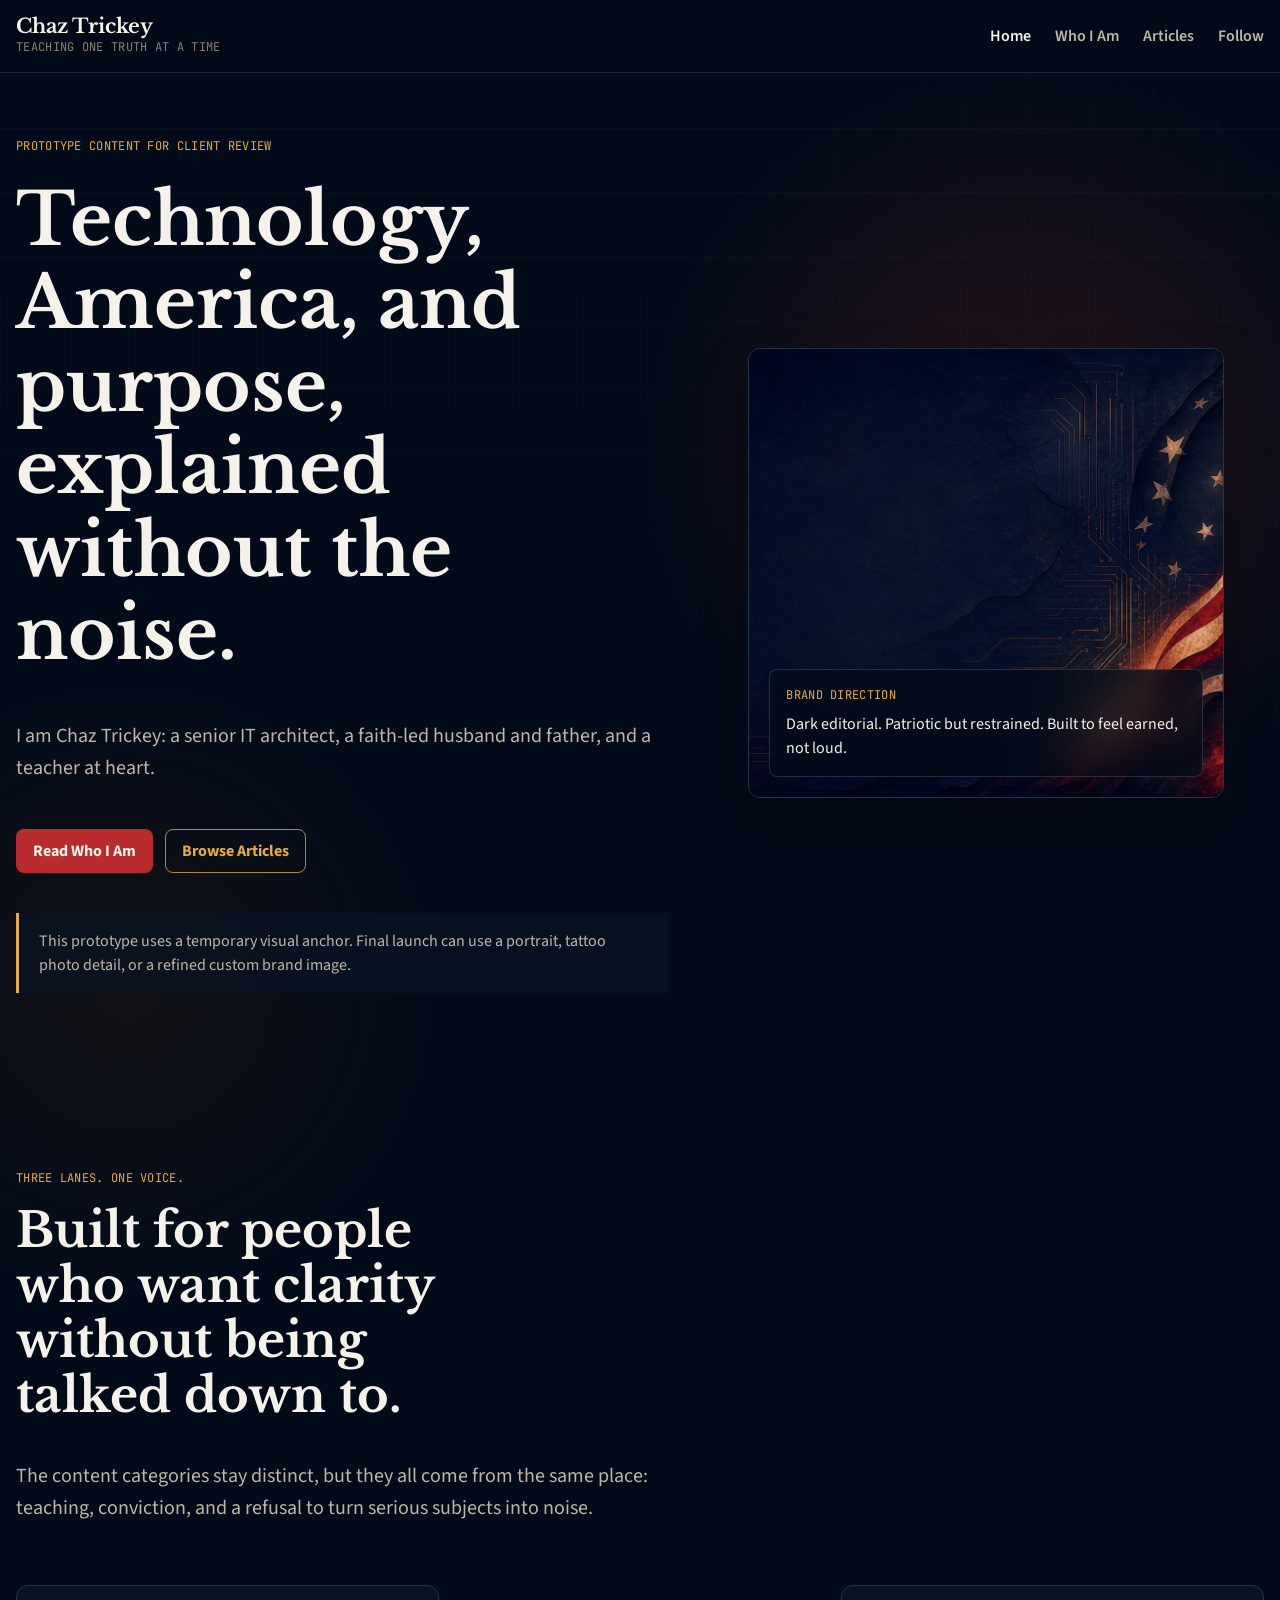
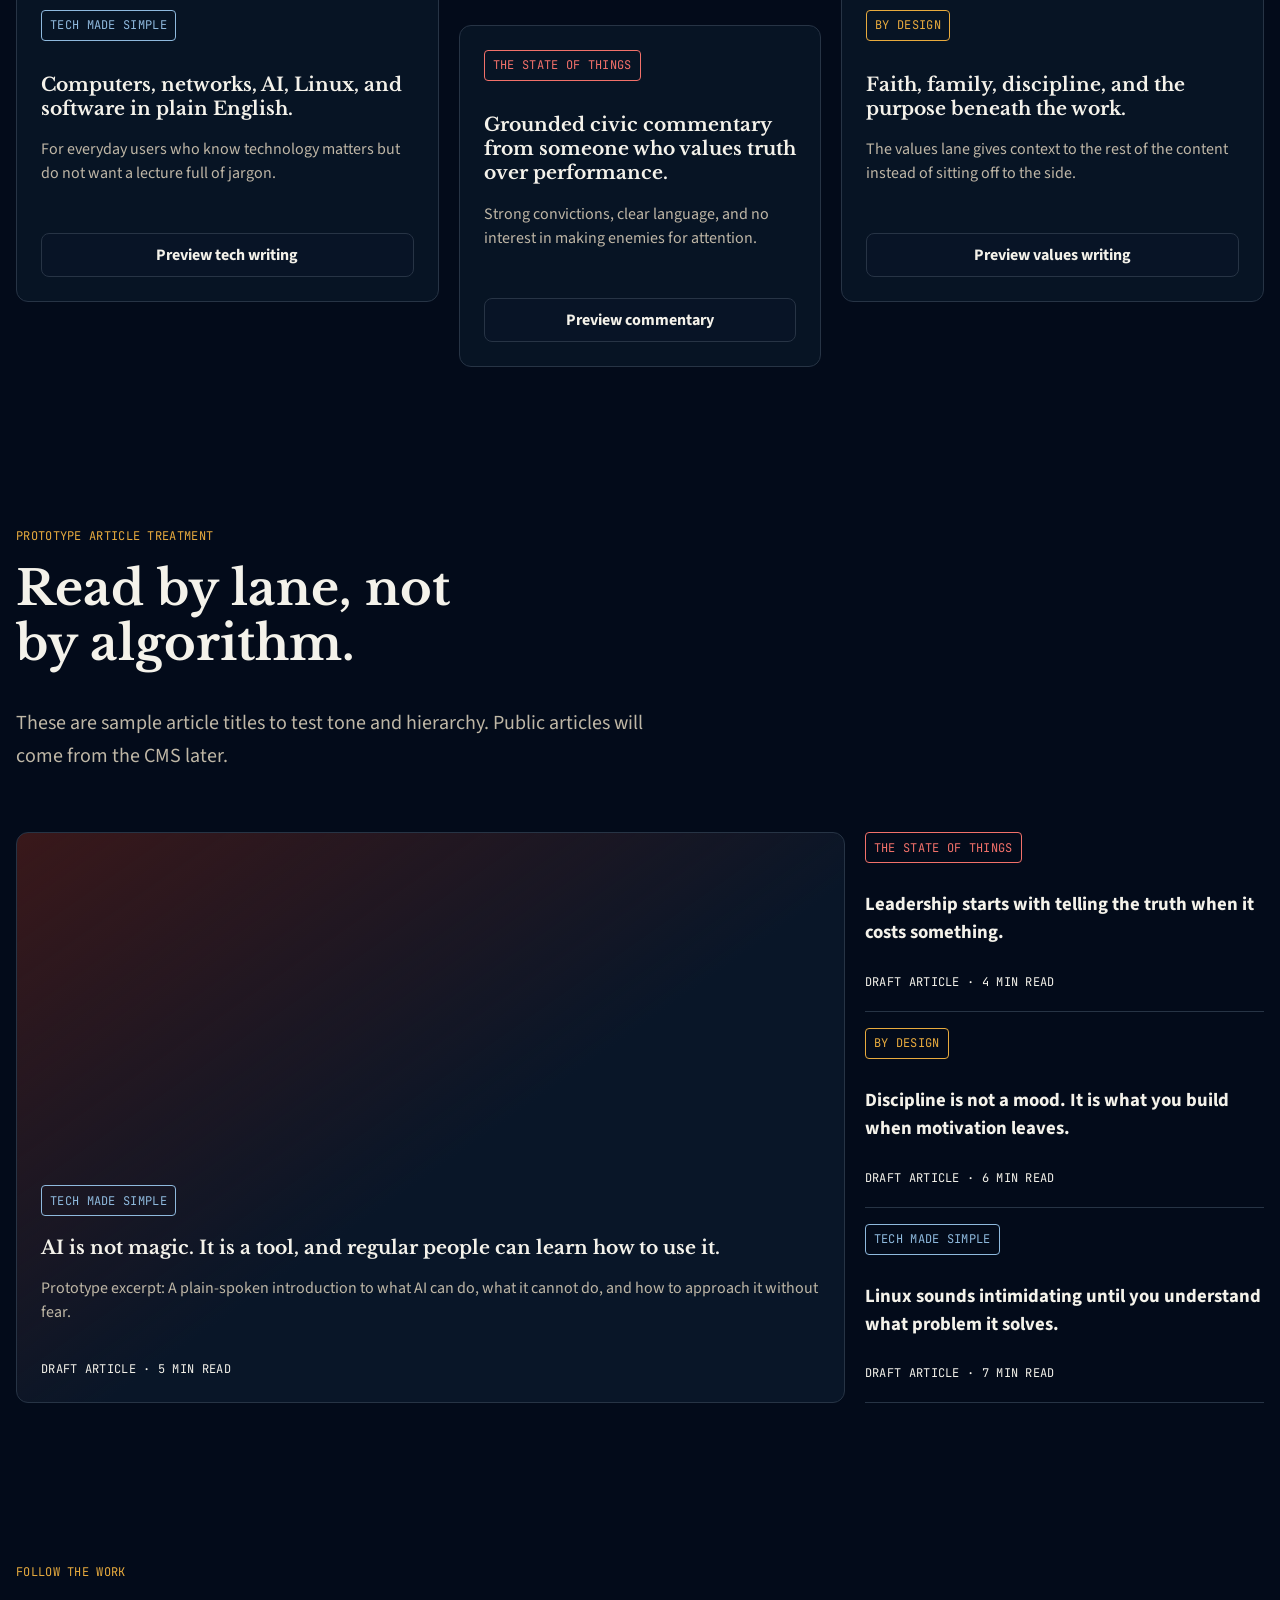
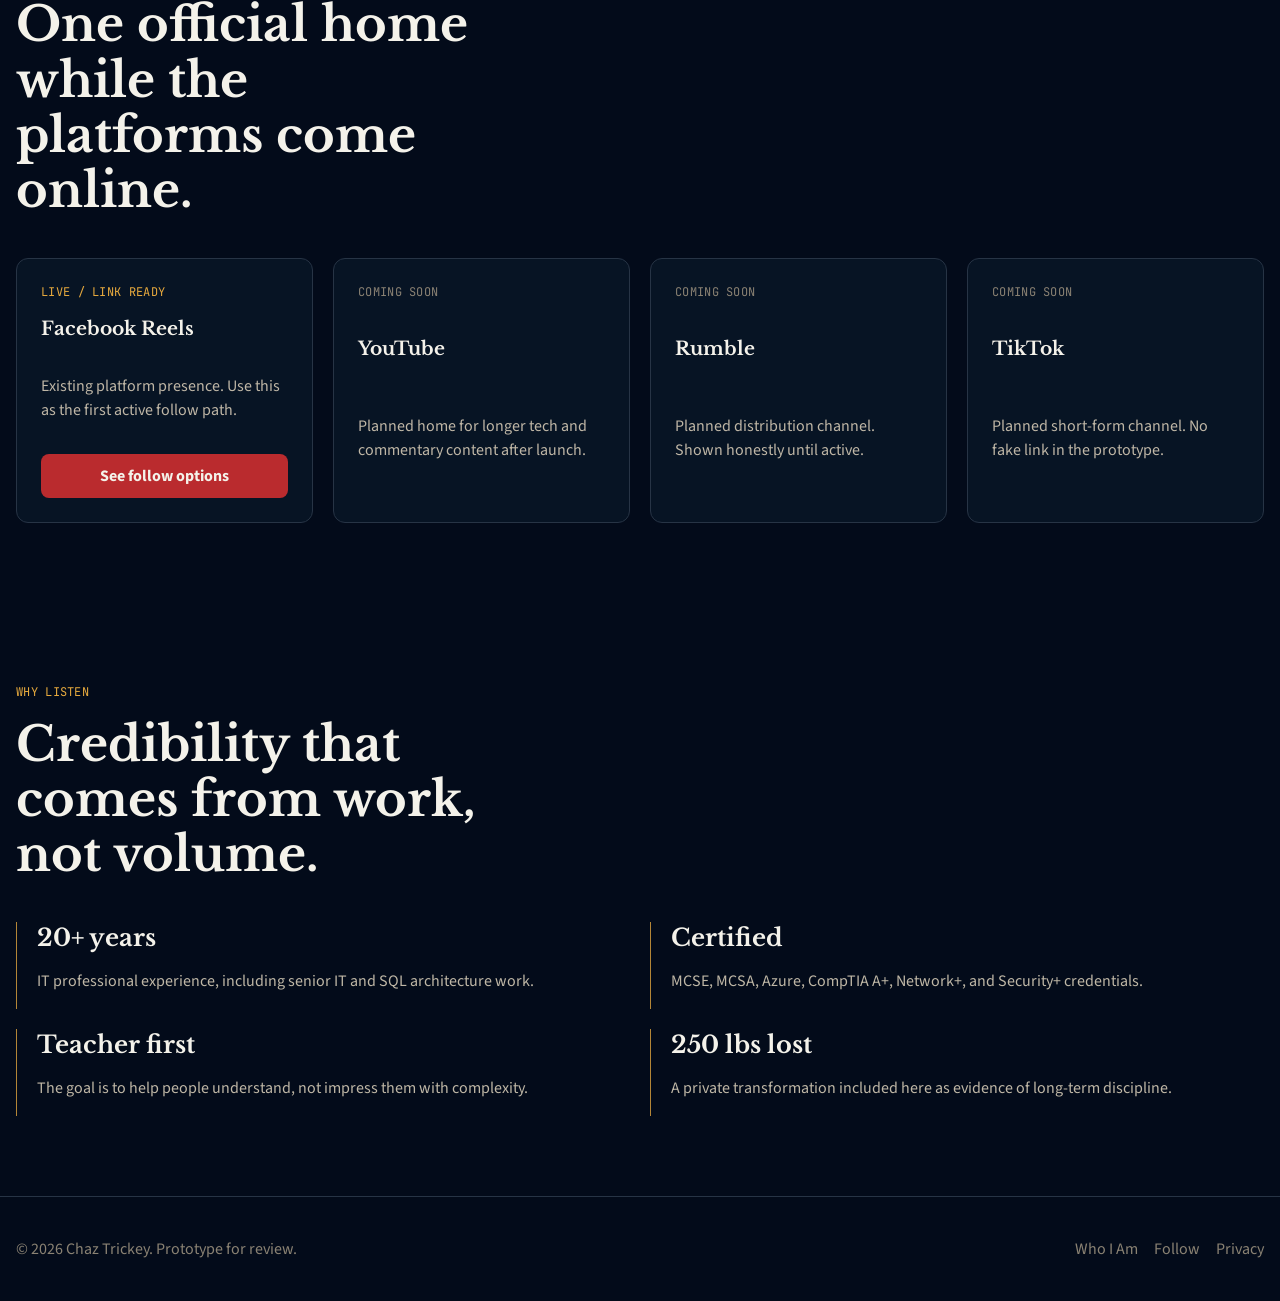
<file: projects/chaztrickey-com/prototype/index.html>
<!doctype html>
<html lang="en">
  <head>
    <meta charset="utf-8">
    <meta name="viewport" content="width=device-width, initial-scale=1">
    <title>Chaz Trickey | Technology, America, and Purpose</title>
    <meta name="description" content="Static prototype for chaztrickey.com: tech education, grounded civic commentary, and faith-led family perspective.">
    <link rel="stylesheet" href="styles.css">
  </head>
  <body>
    <div class="site-shell">
      <header class="site-header">
        <div class="nav-inner">
          <a class="brand" href="index.html" aria-label="Chaz Trickey home">
            <span class="brand-name">Chaz Trickey</span>
            <span class="brand-kicker">Teaching one truth at a time</span>
          </a>
          <nav class="nav-links" aria-label="Primary navigation">
            <a href="index.html" aria-current="page">Home</a>
            <a href="who-i-am.html">Who I Am</a>
            <a href="#articles">Articles</a>
            <a href="follow.html">Follow</a>
          </nav>
          <button class="menu-button" type="button" aria-label="Open menu" aria-expanded="false" data-menu-button>Menu</button>
        </div>
        <nav class="mobile-panel" aria-label="Mobile navigation" data-mobile-panel>
          <a href="index.html" aria-current="page">Home</a>
          <a href="who-i-am.html">Who I Am</a>
          <a href="#articles">Articles</a>
          <a href="follow.html">Follow</a>
        </nav>
      </header>

      <main>
        <section class="section section-wide hero">
          <div class="hero-copy reveal">
            <span class="eyebrow">Prototype content for client review</span>
            <h1>Technology, America, and purpose, explained without the noise.</h1>
            <p class="hero-lede">I am Chaz Trickey: a senior IT architect, a faith-led husband and father, and a teacher at heart.</p>
            <div class="hero-actions">
              <a class="button button-primary" href="who-i-am.html">Read Who I Am</a>
              <a class="button button-secondary" href="#articles">Browse Articles</a>
            </div>
            <p class="prototype-note">This prototype uses a temporary visual anchor. Final launch can use a portrait, tattoo photo detail, or a refined custom brand image.</p>
          </div>
          <figure class="hero-art reveal">
            <img src="assets/brand-anchor.png" alt="Abstract dark editorial brand artwork with refined crimson and amber patriotic energy">
            <figcaption class="hero-art-caption">
              <span class="eyebrow">Brand direction</span>
              <span>Dark editorial. Patriotic but restrained. Built to feel earned, not loud.</span>
            </figcaption>
          </figure>
        </section>

        <section class="section section-wide reveal" aria-labelledby="lanes-title">
          <div class="section-header">
            <span class="eyebrow">Three lanes. One voice.</span>
            <h2 class="section-heading" id="lanes-title">Built for people who want clarity without being talked down to.</h2>
            <p class="section-lede">The content categories stay distinct, but they all come from the same place: teaching, conviction, and a refusal to turn serious subjects into noise.</p>
          </div>
          <div class="lanes">
            <article class="card lane-card">
              <span class="tag tag-blue">Tech Made Simple</span>
              <div>
                <h3>Computers, networks, AI, Linux, and software in plain English.</h3>
                <p>For everyday users who know technology matters but do not want a lecture full of jargon.</p>
              </div>
              <a class="button button-ghost" href="#articles">Preview tech writing</a>
            </article>
            <article class="card lane-card">
              <span class="tag tag-red">The State of Things</span>
              <div>
                <h3>Grounded civic commentary from someone who values truth over performance.</h3>
                <p>Strong convictions, clear language, and no interest in making enemies for attention.</p>
              </div>
              <a class="button button-ghost" href="#articles">Preview commentary</a>
            </article>
            <article class="card lane-card">
              <span class="tag">By Design</span>
              <div>
                <h3>Faith, family, discipline, and the purpose beneath the work.</h3>
                <p>The values lane gives context to the rest of the content instead of sitting off to the side.</p>
              </div>
              <a class="button button-ghost" href="#articles">Preview values writing</a>
            </article>
          </div>
        </section>

        <section class="section reveal" id="articles" aria-labelledby="articles-title">
          <div class="section-header">
            <span class="eyebrow">Prototype article treatment</span>
            <h2 class="section-heading" id="articles-title">Read by lane, not by algorithm.</h2>
            <p class="section-lede">These are sample article titles to test tone and hierarchy. Public articles will come from the CMS later.</p>
          </div>
          <div class="article-layout">
            <article class="card featured-article">
              <span class="tag tag-blue">Tech Made Simple</span>
              <div>
                <h3>AI is not magic. It is a tool, and regular people can learn how to use it.</h3>
                <p>Prototype excerpt: A plain-spoken introduction to what AI can do, what it cannot do, and how to approach it without fear.</p>
              </div>
              <span class="meta">Draft article · 5 min read</span>
            </article>
            <div class="article-list" aria-label="Recent prototype articles">
              <article class="article-row">
                <span class="tag tag-red">The State of Things</span>
                <h3>Leadership starts with telling the truth when it costs something.</h3>
                <span class="meta">Draft article · 4 min read</span>
              </article>
              <article class="article-row">
                <span class="tag">By Design</span>
                <h3>Discipline is not a mood. It is what you build when motivation leaves.</h3>
                <span class="meta">Draft article · 6 min read</span>
              </article>
              <article class="article-row">
                <span class="tag tag-blue">Tech Made Simple</span>
                <h3>Linux sounds intimidating until you understand what problem it solves.</h3>
                <span class="meta">Draft article · 7 min read</span>
              </article>
            </div>
          </div>
        </section>

        <section class="section section-wide reveal" aria-labelledby="platforms-title">
          <div class="section-header">
            <span class="eyebrow">Follow the work</span>
            <h2 class="section-heading" id="platforms-title">One official home while the platforms come online.</h2>
          </div>
          <div class="platform-grid">
            <article class="card platform-card">
              <span class="status status-live">Live / link ready</span>
              <h3>Facebook Reels</h3>
              <p>Existing platform presence. Use this as the first active follow path.</p>
              <a class="button button-primary" href="follow.html">See follow options</a>
            </article>
            <article class="card platform-card">
              <span class="status">Coming soon</span>
              <h3>YouTube</h3>
              <p>Planned home for longer tech and commentary content after launch.</p>
            </article>
            <article class="card platform-card">
              <span class="status">Coming soon</span>
              <h3>Rumble</h3>
              <p>Planned distribution channel. Shown honestly until active.</p>
            </article>
            <article class="card platform-card">
              <span class="status">Coming soon</span>
              <h3>TikTok</h3>
              <p>Planned short-form channel. No fake link in the prototype.</p>
            </article>
          </div>
        </section>

        <section class="section reveal" aria-labelledby="proof-title">
          <div class="section-header">
            <span class="eyebrow">Why listen</span>
            <h2 class="section-heading" id="proof-title">Credibility that comes from work, not volume.</h2>
          </div>
          <div class="proof-grid">
            <div class="proof-item">
              <strong>20+ years</strong>
              <p>IT professional experience, including senior IT and SQL architecture work.</p>
            </div>
            <div class="proof-item">
              <strong>Certified</strong>
              <p>MCSE, MCSA, Azure, CompTIA A+, Network+, and Security+ credentials.</p>
            </div>
            <div class="proof-item">
              <strong>Teacher first</strong>
              <p>The goal is to help people understand, not impress them with complexity.</p>
            </div>
            <div class="proof-item">
              <strong>250 lbs lost</strong>
              <p>A private transformation included here as evidence of long-term discipline.</p>
            </div>
          </div>
        </section>
      </main>

      <footer class="site-footer">
        <div class="footer-inner">
          <span>© <span data-year></span> Chaz Trickey. Prototype for review.</span>
          <nav class="footer-links" aria-label="Footer navigation">
            <a href="who-i-am.html">Who I Am</a>
            <a href="follow.html">Follow</a>
            <a href="#">Privacy</a>
          </nav>
        </div>
      </footer>
    </div>
    <script src="script.js"></script>
  </body>
</html>
</file>
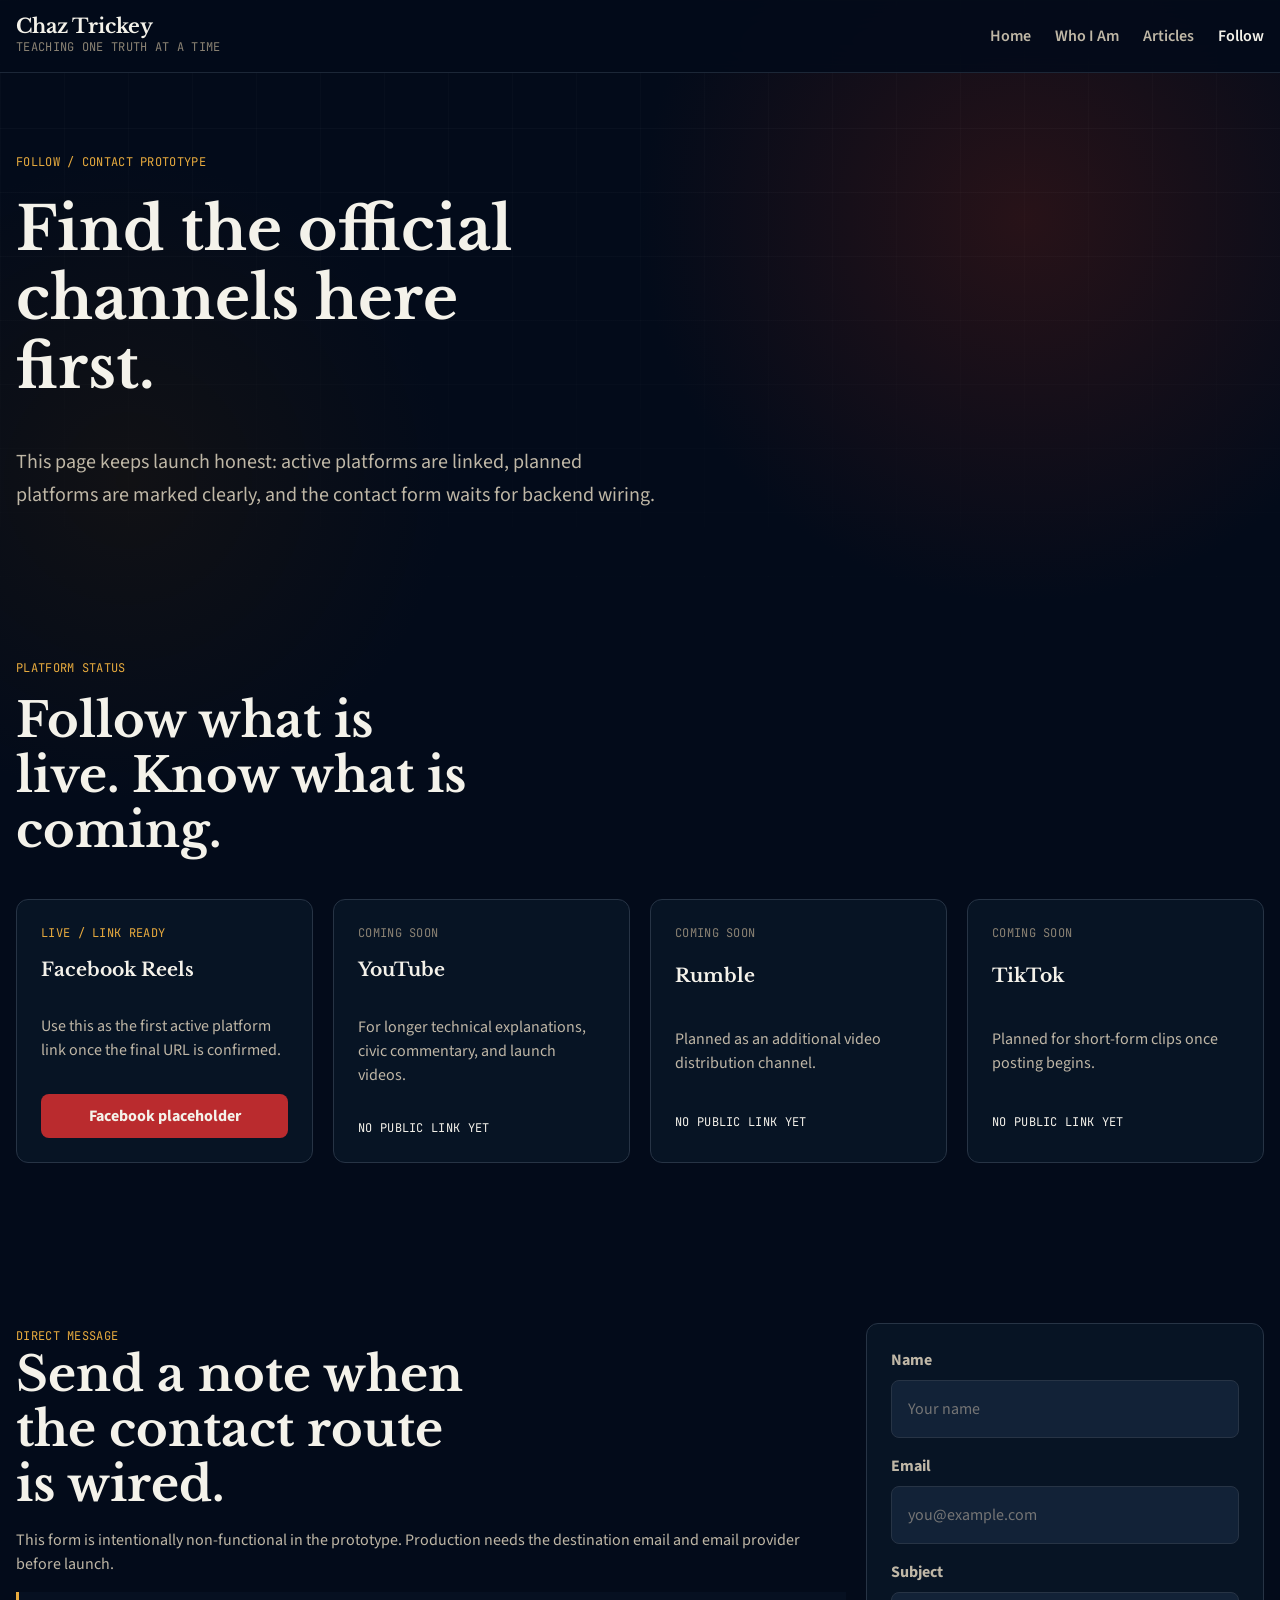
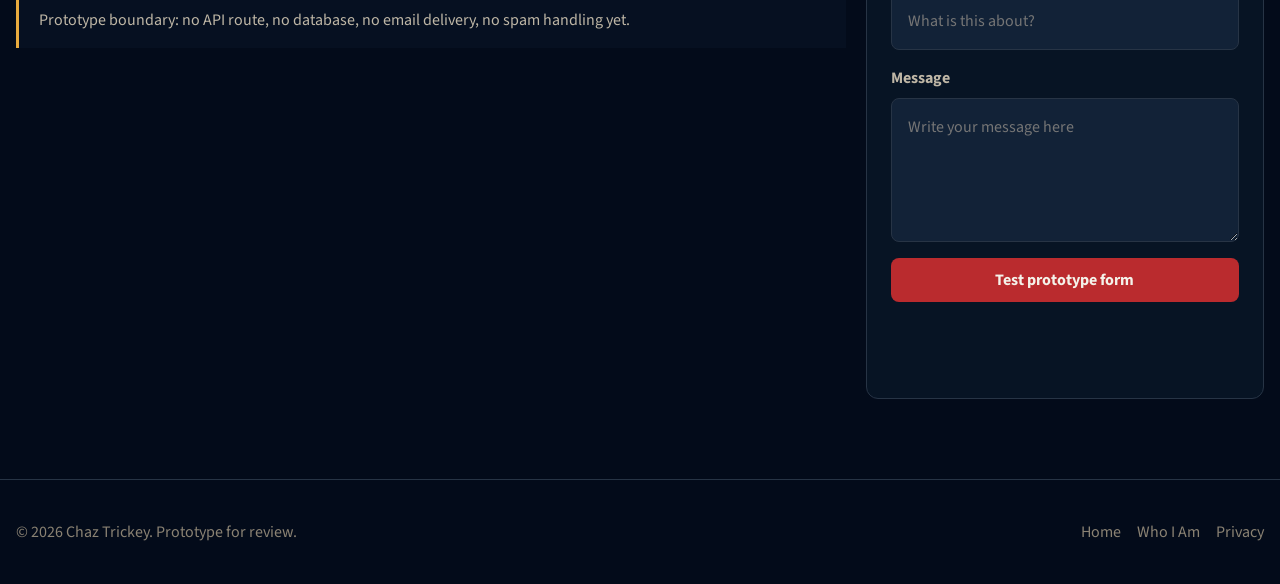
<file: projects/chaztrickey-com/prototype/follow.html>
<!doctype html>
<html lang="en">
  <head>
    <meta charset="utf-8">
    <meta name="viewport" content="width=device-width, initial-scale=1">
    <title>Follow Chaz Trickey | Prototype</title>
    <meta name="description" content="Prototype Follow page for chaztrickey.com.">
    <link rel="stylesheet" href="styles.css">
  </head>
  <body>
    <div class="site-shell">
      <header class="site-header">
        <div class="nav-inner">
          <a class="brand" href="index.html" aria-label="Chaz Trickey home">
            <span class="brand-name">Chaz Trickey</span>
            <span class="brand-kicker">Teaching one truth at a time</span>
          </a>
          <nav class="nav-links" aria-label="Primary navigation">
            <a href="index.html">Home</a>
            <a href="who-i-am.html">Who I Am</a>
            <a href="index.html#articles">Articles</a>
            <a href="follow.html" aria-current="page">Follow</a>
          </nav>
          <button class="menu-button" type="button" aria-label="Open menu" aria-expanded="false" data-menu-button>Menu</button>
        </div>
        <nav class="mobile-panel" aria-label="Mobile navigation" data-mobile-panel>
          <a href="index.html">Home</a>
          <a href="who-i-am.html">Who I Am</a>
          <a href="index.html#articles">Articles</a>
          <a href="follow.html" aria-current="page">Follow</a>
        </nav>
      </header>

      <main>
        <section class="page-hero reveal">
          <span class="eyebrow">Follow / contact prototype</span>
          <h1>Find the official channels here first.</h1>
          <p class="page-lede">This page keeps launch honest: active platforms are linked, planned platforms are marked clearly, and the contact form waits for backend wiring.</p>
        </section>

        <section class="section section-wide reveal" aria-labelledby="follow-title">
          <div class="section-header">
            <span class="eyebrow">Platform status</span>
            <h2 class="section-heading" id="follow-title">Follow what is live. Know what is coming.</h2>
          </div>
          <div class="platform-grid">
            <article class="card platform-card">
              <span class="status status-live">Live / link ready</span>
              <h3>Facebook Reels</h3>
              <p>Use this as the first active platform link once the final URL is confirmed.</p>
              <a class="button button-primary" href="#" aria-label="Facebook Reels placeholder link">Facebook placeholder</a>
            </article>
            <article class="card platform-card">
              <span class="status">Coming soon</span>
              <h3>YouTube</h3>
              <p>For longer technical explanations, civic commentary, and launch videos.</p>
              <span class="meta">No public link yet</span>
            </article>
            <article class="card platform-card">
              <span class="status">Coming soon</span>
              <h3>Rumble</h3>
              <p>Planned as an additional video distribution channel.</p>
              <span class="meta">No public link yet</span>
            </article>
            <article class="card platform-card">
              <span class="status">Coming soon</span>
              <h3>TikTok</h3>
              <p>Planned for short-form clips once posting begins.</p>
              <span class="meta">No public link yet</span>
            </article>
          </div>
        </section>

        <section class="section contact-grid reveal" aria-labelledby="contact-title">
          <div class="contact-copy">
            <span class="eyebrow">Direct message</span>
            <h2 class="section-heading" id="contact-title">Send a note when the contact route is wired.</h2>
            <p>This form is intentionally non-functional in the prototype. Production needs the destination email and email provider before launch.</p>
            <p class="prototype-note">Prototype boundary: no API route, no database, no email delivery, no spam handling yet.</p>
          </div>
          <form class="card contact-form" data-contact-form>
            <div class="field">
              <label for="name">Name</label>
              <input id="name" name="name" autocomplete="name" placeholder="Your name">
            </div>
            <div class="field">
              <label for="email">Email</label>
              <input id="email" name="email" type="email" autocomplete="email" placeholder="you@example.com">
            </div>
            <div class="field">
              <label for="subject">Subject</label>
              <input id="subject" name="subject" placeholder="What is this about?">
            </div>
            <div class="field">
              <label for="message">Message</label>
              <textarea id="message" name="message" placeholder="Write your message here"></textarea>
            </div>
            <button class="button button-primary" type="submit">Test prototype form</button>
            <p class="form-note" data-form-note aria-live="polite"></p>
          </form>
        </section>
      </main>

      <footer class="site-footer">
        <div class="footer-inner">
          <span>© <span data-year></span> Chaz Trickey. Prototype for review.</span>
          <nav class="footer-links" aria-label="Footer navigation">
            <a href="index.html">Home</a>
            <a href="who-i-am.html">Who I Am</a>
            <a href="#">Privacy</a>
          </nav>
        </div>
      </footer>
    </div>
    <script src="script.js"></script>
  </body>
</html>
</file>
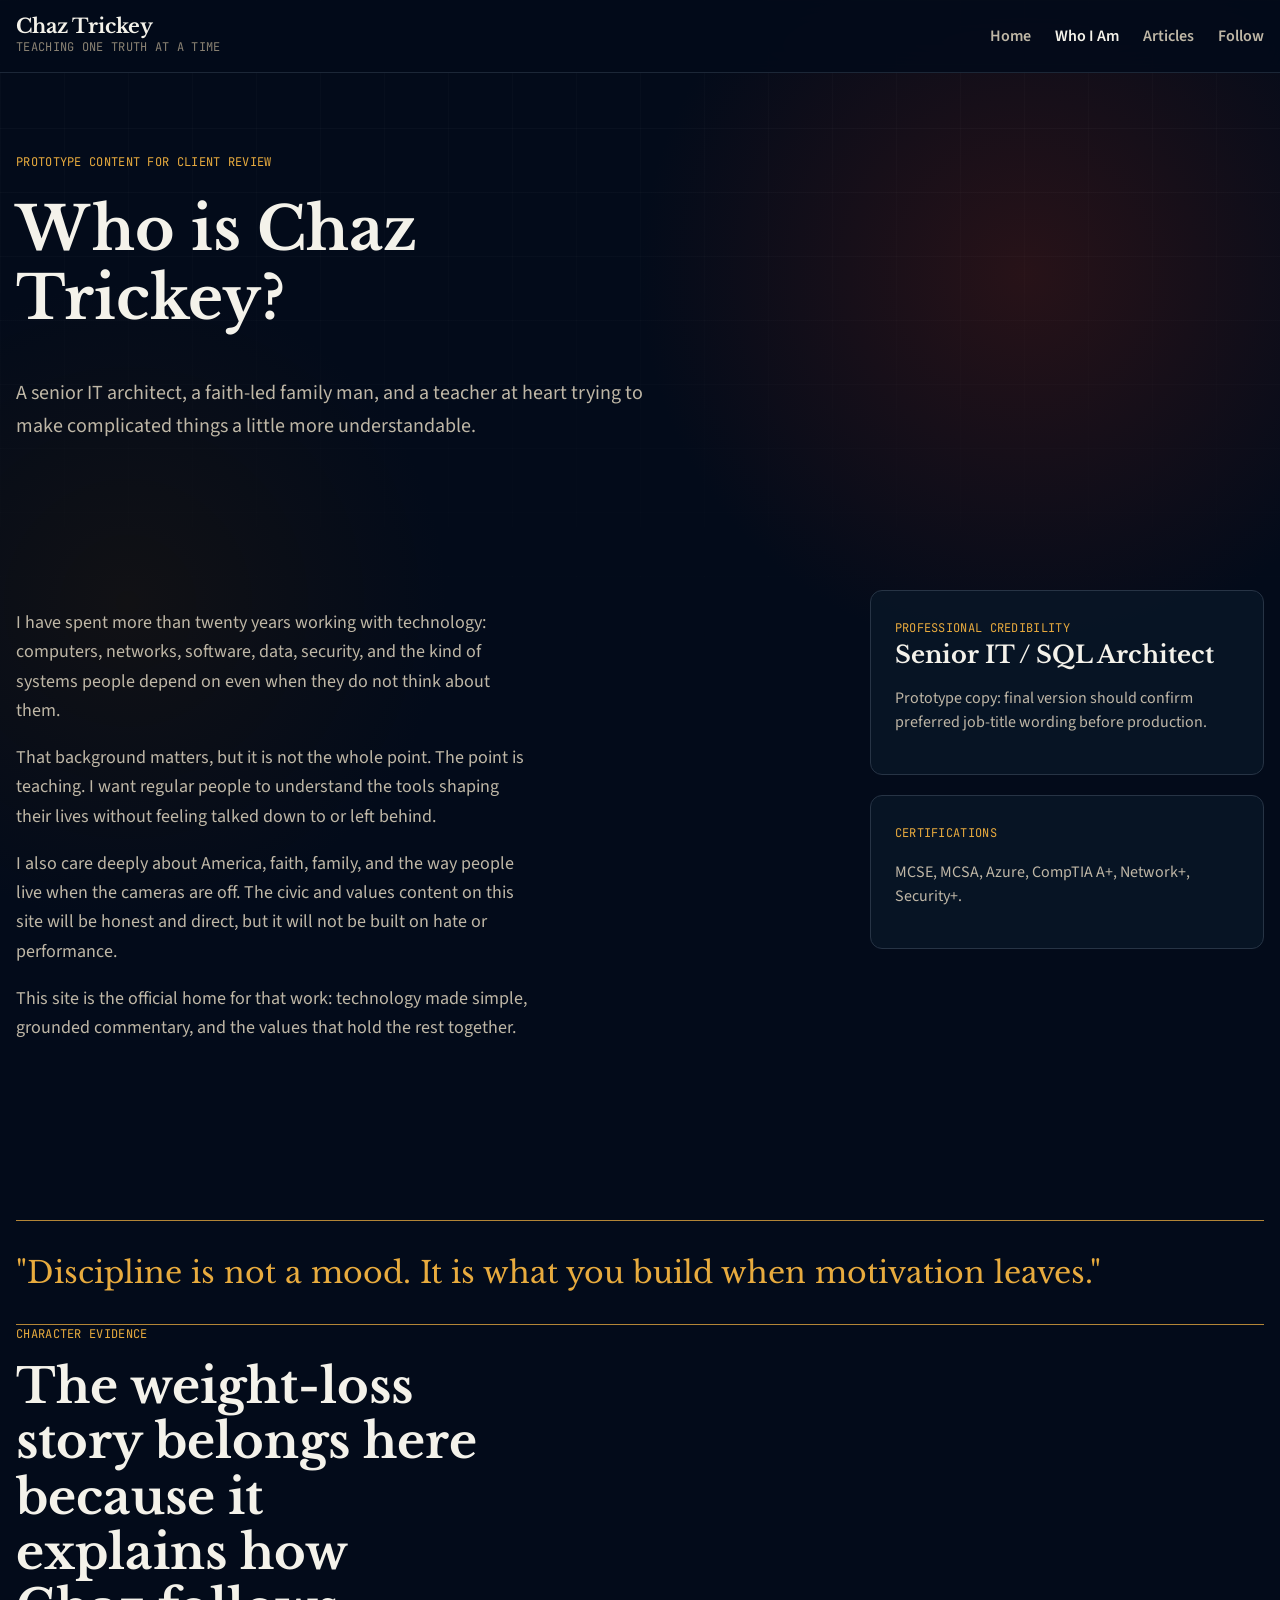
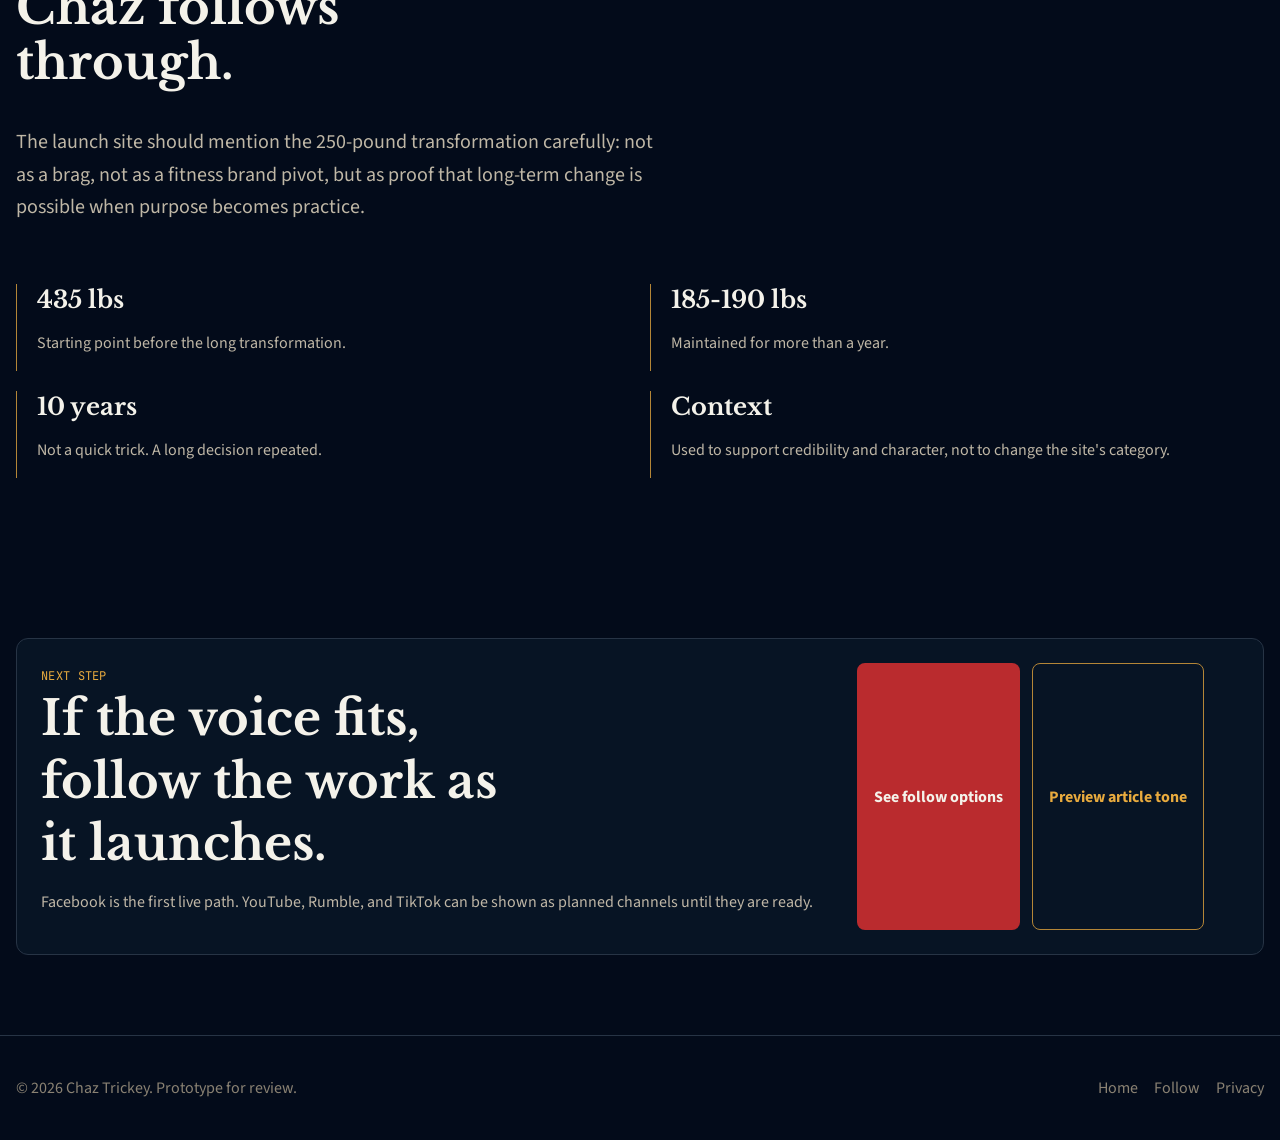
<file: projects/chaztrickey-com/prototype/who-i-am.html>
<!doctype html>
<html lang="en">
  <head>
    <meta charset="utf-8">
    <meta name="viewport" content="width=device-width, initial-scale=1">
    <title>Who Is Chaz Trickey? | Prototype</title>
    <meta name="description" content="Prototype About page for chaztrickey.com.">
    <link rel="stylesheet" href="styles.css">
  </head>
  <body>
    <div class="site-shell">
      <header class="site-header">
        <div class="nav-inner">
          <a class="brand" href="index.html" aria-label="Chaz Trickey home">
            <span class="brand-name">Chaz Trickey</span>
            <span class="brand-kicker">Teaching one truth at a time</span>
          </a>
          <nav class="nav-links" aria-label="Primary navigation">
            <a href="index.html">Home</a>
            <a href="who-i-am.html" aria-current="page">Who I Am</a>
            <a href="index.html#articles">Articles</a>
            <a href="follow.html">Follow</a>
          </nav>
          <button class="menu-button" type="button" aria-label="Open menu" aria-expanded="false" data-menu-button>Menu</button>
        </div>
        <nav class="mobile-panel" aria-label="Mobile navigation" data-mobile-panel>
          <a href="index.html">Home</a>
          <a href="who-i-am.html" aria-current="page">Who I Am</a>
          <a href="index.html#articles">Articles</a>
          <a href="follow.html">Follow</a>
        </nav>
      </header>

      <main>
        <section class="page-hero reveal">
          <span class="eyebrow">Prototype content for client review</span>
          <h1>Who is Chaz Trickey?</h1>
          <p class="page-lede">A senior IT architect, a faith-led family man, and a teacher at heart trying to make complicated things a little more understandable.</p>
        </section>

        <section class="section story-layout reveal">
          <article class="story-body">
            <p>I have spent more than twenty years working with technology: computers, networks, software, data, security, and the kind of systems people depend on even when they do not think about them.</p>
            <p>That background matters, but it is not the whole point. The point is teaching. I want regular people to understand the tools shaping their lives without feeling talked down to or left behind.</p>
            <p>I also care deeply about America, faith, family, and the way people live when the cameras are off. The civic and values content on this site will be honest and direct, but it will not be built on hate or performance.</p>
            <p>This site is the official home for that work: technology made simple, grounded commentary, and the values that hold the rest together.</p>
          </article>
          <aside class="side-panel" aria-label="Chaz credibility notes">
            <div class="card">
              <span class="eyebrow">Professional credibility</span>
              <h2>Senior IT / SQL Architect</h2>
              <p>Prototype copy: final version should confirm preferred job-title wording before production.</p>
            </div>
            <div class="card">
              <span class="eyebrow">Certifications</span>
              <p>MCSE, MCSA, Azure, CompTIA A+, Network+, Security+.</p>
            </div>
          </aside>
        </section>

        <section class="section reveal" aria-labelledby="discipline-title">
          <div class="quote-panel">"Discipline is not a mood. It is what you build when motivation leaves."</div>
          <div class="section-header">
            <span class="eyebrow">Character evidence</span>
            <h2 class="section-heading" id="discipline-title">The weight-loss story belongs here because it explains how Chaz follows through.</h2>
            <p class="section-lede">The launch site should mention the 250-pound transformation carefully: not as a brag, not as a fitness brand pivot, but as proof that long-term change is possible when purpose becomes practice.</p>
          </div>
          <div class="proof-grid">
            <div class="proof-item">
              <strong>435 lbs</strong>
              <p>Starting point before the long transformation.</p>
            </div>
            <div class="proof-item">
              <strong>185-190 lbs</strong>
              <p>Maintained for more than a year.</p>
            </div>
            <div class="proof-item">
              <strong>10 years</strong>
              <p>Not a quick trick. A long decision repeated.</p>
            </div>
            <div class="proof-item">
              <strong>Context</strong>
              <p>Used to support credibility and character, not to change the site's category.</p>
            </div>
          </div>
        </section>

        <section class="section section-wide reveal">
          <div class="card contact-grid">
            <div class="contact-copy">
              <span class="eyebrow">Next step</span>
              <h2 class="section-heading">If the voice fits, follow the work as it launches.</h2>
              <p>Facebook is the first live path. YouTube, Rumble, and TikTok can be shown as planned channels until they are ready.</p>
            </div>
            <div class="inline-actions">
              <a class="button button-primary" href="follow.html">See follow options</a>
              <a class="button button-secondary" href="index.html#articles">Preview article tone</a>
            </div>
          </div>
        </section>
      </main>

      <footer class="site-footer">
        <div class="footer-inner">
          <span>© <span data-year></span> Chaz Trickey. Prototype for review.</span>
          <nav class="footer-links" aria-label="Footer navigation">
            <a href="index.html">Home</a>
            <a href="follow.html">Follow</a>
            <a href="#">Privacy</a>
          </nav>
        </div>
      </footer>
    </div>
    <script src="script.js"></script>
  </body>
</html>
</file>
<file: projects/chaztrickey-com/prototype/styles.css>
@import url("https://fonts.googleapis.com/css2?family=JetBrains+Mono:wght@400;500;600&family=Libre+Baskerville:wght@400;700&family=Source+Sans+3:wght@400;500;600;700&display=swap");

:root {
  --color-background: oklch(15% 0.035 255);
  --color-surface: oklch(20% 0.04 255);
  --color-surface-raised: oklch(25% 0.045 255);
  --color-text-primary: oklch(96% 0.01 90);
  --color-text-secondary: oklch(78% 0.025 85);
  --color-text-muted: oklch(61% 0.025 85);
  --color-text-inverse: oklch(16% 0.035 255);
  --color-brand: oklch(52% 0.18 25);
  --color-brand-hover: oklch(58% 0.19 25);
  --color-brand-subtle: oklch(28% 0.07 25);
  --color-accent: oklch(78% 0.14 78);
  --color-accent-hover: oklch(84% 0.15 78);
  --color-border: oklch(32% 0.035 255);
  --color-border-strong: oklch(65% 0.11 78);
  --font-display: "Libre Baskerville", Georgia, serif;
  --font-body: "Source Sans 3", system-ui, sans-serif;
  --font-mono: "JetBrains Mono", "SFMono-Regular", Consolas, monospace;
  --text-xs: 0.75rem;
  --text-sm: 0.875rem;
  --text-base: 1rem;
  --text-lg: 1.125rem;
  --text-xl: 1.25rem;
  --text-2xl: 1.5rem;
  --text-3xl: 1.875rem;
  --text-4xl: 2.25rem;
  --text-5xl: 3rem;
  --text-6xl: 3.75rem;
  --text-7xl: 4.5rem;
  --leading-tight: 1.15;
  --leading-snug: 1.3;
  --leading-normal: 1.5;
  --leading-relaxed: 1.625;
  --space-1: 0.25rem;
  --space-2: 0.5rem;
  --space-3: 0.75rem;
  --space-4: 1rem;
  --space-5: 1.25rem;
  --space-6: 1.5rem;
  --space-8: 2rem;
  --space-10: 2.5rem;
  --space-12: 3rem;
  --space-16: 4rem;
  --space-20: 5rem;
  --space-24: 6rem;
  --space-32: 8rem;
  --radius-sm: 0.25rem;
  --radius-md: 0.5rem;
  --radius-lg: 0.75rem;
  --shadow-lg: 0 20px 48px oklch(0% 0 0 / 0.28);
  --max-width-content: 80rem;
  --max-width-wide: 92rem;
  --max-width-prose: 65ch;
  --duration-normal: 250ms;
  --duration-slow: 450ms;
  --ease-out: cubic-bezier(0, 0, 0.2, 1);
}

*,
*::before,
*::after {
  box-sizing: border-box;
}

html {
  scroll-behavior: smooth;
}

body {
  margin: 0;
  background:
    radial-gradient(circle at 80% 10%, oklch(28% 0.07 25 / 0.55), transparent 24rem),
    radial-gradient(circle at 10% 22%, oklch(30% 0.08 78 / 0.22), transparent 20rem),
    var(--color-background);
  color: var(--color-text-primary);
  font-family: var(--font-body);
  font-size: var(--text-base);
  line-height: var(--leading-normal);
  -webkit-font-smoothing: antialiased;
}

body::before {
  position: fixed;
  inset: 0;
  z-index: -2;
  pointer-events: none;
  content: "";
  background-image:
    linear-gradient(oklch(96% 0.01 90 / 0.035) 1px, transparent 1px),
    linear-gradient(90deg, oklch(96% 0.01 90 / 0.025) 1px, transparent 1px);
  background-size: 4rem 4rem;
  mask-image: linear-gradient(to bottom, black, transparent 78%);
}

a {
  color: inherit;
  text-decoration: none;
}

img {
  display: block;
  max-width: 100%;
}

button,
input,
textarea {
  font: inherit;
}

:focus-visible {
  outline: 2px solid var(--color-border-strong);
  outline-offset: 3px;
}

.site-shell {
  min-height: 100vh;
  overflow-x: clip;
}

.site-header {
  position: sticky;
  top: 0;
  z-index: 20;
  border-bottom: 1px solid oklch(32% 0.035 255 / 0.7);
  background: oklch(15% 0.035 255 / 0.88);
  backdrop-filter: blur(18px);
}

.nav-inner {
  display: flex;
  align-items: center;
  justify-content: space-between;
  width: min(100% - 2rem, var(--max-width-wide));
  min-height: 4.5rem;
  margin: 0 auto;
}

.brand {
  display: inline-grid;
  gap: 0.1rem;
}

.brand-name {
  font-family: var(--font-display);
  font-size: var(--text-xl);
  font-weight: 700;
  line-height: 1;
}

.brand-kicker,
.eyebrow,
.tag,
.meta,
.status {
  font-family: var(--font-mono);
  font-size: var(--text-xs);
  letter-spacing: var(--tracking-wide, 0.025em);
  text-transform: uppercase;
}

.brand-kicker {
  color: var(--color-text-muted);
}

.nav-links {
  display: none;
  align-items: center;
  gap: var(--space-6);
}

.nav-links a {
  color: var(--color-text-secondary);
  font-weight: 600;
}

.nav-links a[aria-current="page"],
.nav-links a:hover {
  color: var(--color-text-primary);
}

.menu-button {
  display: inline-flex;
  align-items: center;
  justify-content: center;
  width: 2.75rem;
  height: 2.75rem;
  border: 1px solid var(--color-border);
  border-radius: var(--radius-md);
  background: var(--color-surface);
  color: var(--color-text-primary);
}

.mobile-panel {
  display: none;
  border-top: 1px solid var(--color-border);
  padding: var(--space-4) var(--space-5) var(--space-6);
  background: var(--color-surface);
}

.mobile-panel.is-open {
  display: grid;
  gap: var(--space-4);
}

.mobile-panel a {
  padding: var(--space-3) 0;
  color: var(--color-text-secondary);
  font-weight: 700;
}

.button {
  display: inline-flex;
  align-items: center;
  justify-content: center;
  min-height: 2.75rem;
  border: 1px solid transparent;
  border-radius: var(--radius-md);
  padding: 0.8rem 1rem;
  font-weight: 700;
  line-height: 1;
  transition:
    border-color var(--duration-normal) var(--ease-out),
    background-color var(--duration-normal) var(--ease-out),
    color var(--duration-normal) var(--ease-out),
    transform var(--duration-normal) var(--ease-out);
}

.button:hover {
  transform: translateY(-1px);
}

.button-primary {
  background: var(--color-brand);
  color: var(--color-text-primary);
}

.button-primary:hover {
  background: var(--color-brand-hover);
}

.button-secondary {
  border-color: var(--color-border-strong);
  background: transparent;
  color: var(--color-accent);
}

.button-ghost {
  border-color: var(--color-border);
  background: oklch(20% 0.04 255 / 0.72);
  color: var(--color-text-primary);
}

.section {
  width: min(100% - 2rem, var(--max-width-content));
  margin: 0 auto;
  padding: var(--space-20) 0;
}

.section-wide {
  width: min(100% - 2rem, var(--max-width-wide));
}

.hero {
  display: grid;
  gap: var(--space-10);
  align-items: center;
  min-height: calc(100vh - 4.5rem);
  padding-top: var(--space-16);
}

.hero-copy {
  display: grid;
  gap: var(--space-6);
}

.eyebrow {
  color: var(--color-accent);
}

.hero h1,
.page-hero h1,
.section-heading {
  margin: 0;
  font-family: var(--font-display);
  line-height: var(--leading-tight);
}

.hero h1 {
  max-width: 11ch;
  font-size: clamp(3.25rem, 12vw, var(--text-7xl));
}

.hero-lede,
.page-lede,
.section-lede {
  max-width: var(--max-width-prose);
  color: var(--color-text-secondary);
  font-size: var(--text-xl);
  line-height: var(--leading-relaxed);
}

.hero-actions,
.inline-actions {
  display: flex;
  flex-wrap: wrap;
  gap: var(--space-3);
}

.hero-art {
  position: relative;
  min-height: 28rem;
  overflow: hidden;
  border: 1px solid var(--color-border);
  border-radius: var(--radius-lg);
  background: var(--color-surface);
  box-shadow: var(--shadow-lg);
}

.hero-art img {
  width: 100%;
  height: 100%;
  min-height: 28rem;
  object-fit: cover;
}

.hero-art-caption {
  position: absolute;
  right: var(--space-5);
  bottom: var(--space-5);
  left: var(--space-5);
  display: grid;
  gap: var(--space-2);
  border: 1px solid oklch(96% 0.01 90 / 0.15);
  border-radius: var(--radius-md);
  padding: var(--space-4);
  background: oklch(15% 0.035 255 / 0.74);
  backdrop-filter: blur(16px);
}

.prototype-note {
  border-left: 3px solid var(--color-accent);
  padding: var(--space-4) var(--space-5);
  background: oklch(20% 0.04 255 / 0.58);
  color: var(--color-text-secondary);
}

.section-header {
  display: grid;
  gap: var(--space-4);
  margin-bottom: var(--space-10);
}

.section-heading {
  max-width: 13ch;
  font-size: clamp(2.25rem, 6vw, var(--text-5xl));
}

.lanes {
  display: grid;
  gap: var(--space-5);
}

.card {
  border: 1px solid var(--color-border);
  border-radius: var(--radius-lg);
  padding: var(--space-6);
  background: oklch(20% 0.04 255 / 0.82);
}

.lane-card {
  display: grid;
  min-height: 18rem;
  align-content: space-between;
  gap: var(--space-8);
}

.tag {
  display: inline-flex;
  width: fit-content;
  border: 1px solid currentColor;
  border-radius: var(--radius-sm);
  padding: 0.35rem 0.5rem;
  color: var(--color-accent);
}

.tag-red {
  color: oklch(70% 0.16 25);
}

.tag-blue {
  color: oklch(77% 0.07 245);
}

.card h2,
.card h3 {
  margin: 0;
  font-family: var(--font-display);
  line-height: var(--leading-snug);
}

.card p,
.story-body p,
.proof-item p,
.contact-copy p {
  color: var(--color-text-secondary);
}

.article-layout {
  display: grid;
  gap: var(--space-5);
}

.featured-article {
  display: grid;
  gap: var(--space-5);
  min-height: 24rem;
  align-content: end;
  background:
    linear-gradient(145deg, oklch(28% 0.07 25 / 0.8), transparent 55%),
    var(--color-surface);
}

.article-list {
  display: grid;
  gap: var(--space-4);
}

.article-row {
  display: grid;
  gap: var(--space-2);
  border-bottom: 1px solid var(--color-border);
  padding: 0 0 var(--space-5);
}

.platform-grid,
.proof-grid,
.contact-grid {
  display: grid;
  gap: var(--space-5);
}

.platform-card {
  display: grid;
  gap: var(--space-4);
}

.status {
  color: var(--color-text-muted);
}

.status-live {
  color: var(--color-accent);
}

.proof-item {
  border-left: 1px solid var(--color-border-strong);
  padding-left: var(--space-5);
}

.proof-item strong {
  display: block;
  font-family: var(--font-display);
  font-size: var(--text-2xl);
  line-height: var(--leading-snug);
}

.page-hero {
  display: grid;
  gap: var(--space-6);
  width: min(100% - 2rem, var(--max-width-content));
  margin: 0 auto;
  padding: var(--space-20) 0 var(--space-12);
}

.page-hero h1 {
  max-width: 12ch;
  font-size: clamp(3rem, 9vw, var(--text-6xl));
}

.story-layout {
  display: grid;
  gap: var(--space-8);
  align-items: start;
}

.story-body {
  max-width: var(--max-width-prose);
}

.story-body p {
  font-size: var(--text-lg);
  line-height: var(--leading-relaxed);
}

.side-panel {
  display: grid;
  gap: var(--space-5);
}

.quote-panel {
  border-top: 1px solid var(--color-border-strong);
  border-bottom: 1px solid var(--color-border-strong);
  padding: var(--space-8) 0;
  color: var(--color-accent);
  font-family: var(--font-display);
  font-size: var(--text-3xl);
  line-height: var(--leading-snug);
}

.contact-form {
  display: grid;
  gap: var(--space-4);
}

.field {
  display: grid;
  gap: var(--space-2);
}

.field label {
  color: var(--color-text-secondary);
  font-weight: 700;
}

.field input,
.field textarea {
  width: 100%;
  border: 1px solid var(--color-border);
  border-radius: var(--radius-md);
  padding: var(--space-4);
  background: var(--color-surface-raised);
  color: var(--color-text-primary);
}

.field textarea {
  min-height: 9rem;
  resize: vertical;
}

.form-note {
  min-height: 1.5rem;
  color: var(--color-accent);
}

.site-footer {
  border-top: 1px solid var(--color-border);
  padding: var(--space-10) 0;
}

.footer-inner {
  display: grid;
  gap: var(--space-5);
  width: min(100% - 2rem, var(--max-width-wide));
  margin: 0 auto;
  color: var(--color-text-muted);
}

.footer-links {
  display: flex;
  flex-wrap: wrap;
  gap: var(--space-4);
}

.footer-links a:hover {
  color: var(--color-text-primary);
}

.reveal {
  opacity: 1;
  transform: none;
  transition:
    opacity var(--duration-slow) var(--ease-out),
    transform var(--duration-slow) var(--ease-out);
}

.reveal.is-visible {
  opacity: 1;
  transform: translateY(0);
}

@media (min-width: 760px) {
  .nav-links {
    display: flex;
  }

  .menu-button {
    display: none;
  }

  .mobile-panel {
    display: none !important;
  }

  .hero {
    grid-template-columns: minmax(0, 1.08fr) minmax(20rem, 0.92fr);
  }

  .lanes {
    grid-template-columns: 1.05fr 0.9fr 1.05fr;
    align-items: start;
  }

  .lane-card:nth-child(2) {
    margin-top: var(--space-10);
  }

  .article-layout {
    grid-template-columns: minmax(0, 1.35fr) minmax(18rem, 0.65fr);
  }

  .platform-grid,
  .proof-grid {
    grid-template-columns: repeat(2, minmax(0, 1fr));
  }

  .story-layout,
  .contact-grid {
    grid-template-columns: minmax(0, 1fr) minmax(18rem, 0.48fr);
  }

  .footer-inner {
    grid-template-columns: 1fr auto;
    align-items: center;
  }
}

@media (min-width: 1100px) {
  .platform-grid {
    grid-template-columns: repeat(4, minmax(0, 1fr));
  }
}

@media (prefers-reduced-motion: reduce) {
  *,
  *::before,
  *::after {
    scroll-behavior: auto !important;
    transition-duration: 0.01ms !important;
    animation-duration: 0.01ms !important;
  }

  .reveal {
    opacity: 1;
    transform: none;
  }
}
</file>
